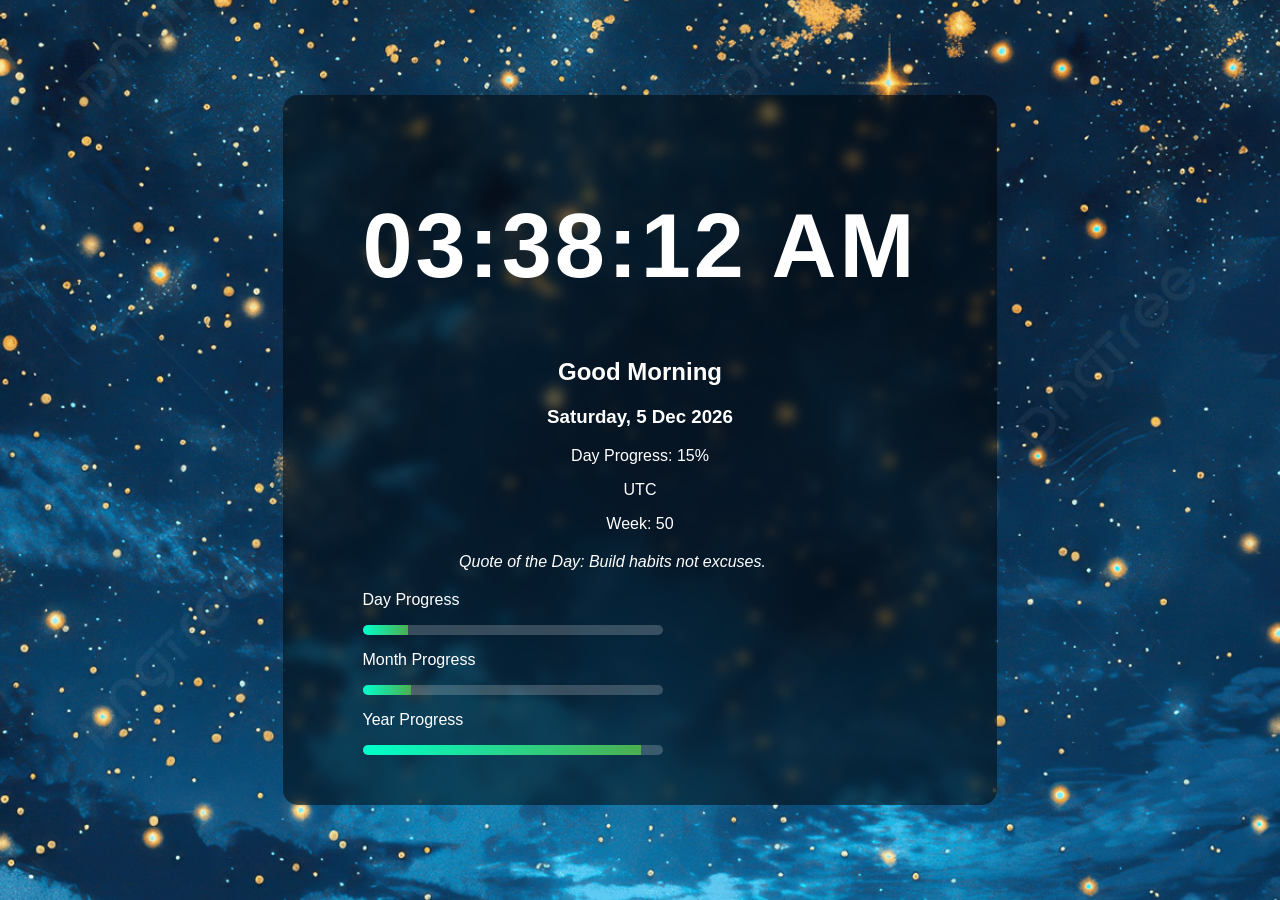
<file: my_first_project/index.html>
<!DOCTYPE html>
<html lang="en">
<head>
    <meta charset="UTF-8">
    <meta name="viewport" content="width=device-width, initial-scale=1.0">
    <title>Digital Clock</title>
    <link rel="stylesheet" href="style4.css">
</head>
<body>
    <div class="clock-container">
        <h1 id="clock">00:00:00</h1>
        <h2 id="greeting"></h2>
        <h3 id="date"></h3>
        <p id="progress"></p>
        <p id="zone"></p>
        <p id="week"></p>
        <p id="quote"></p>


        <div class="progress-section">

<p>Day Progress</p>
<div class="bar">
    <div id="dayBar" class="fill"></div>
</div>

<p>Month Progress</p>
<div class="bar">
    <div id="monthBar" class="fill"></div>
</div>

<p>Year Progress</p>
<div class="bar">
    <div id="yearBar" class="fill"></div>
</div>

</div>

    </div>
    
    <script src="script4.js"></script>
</body>
</html>
</file>
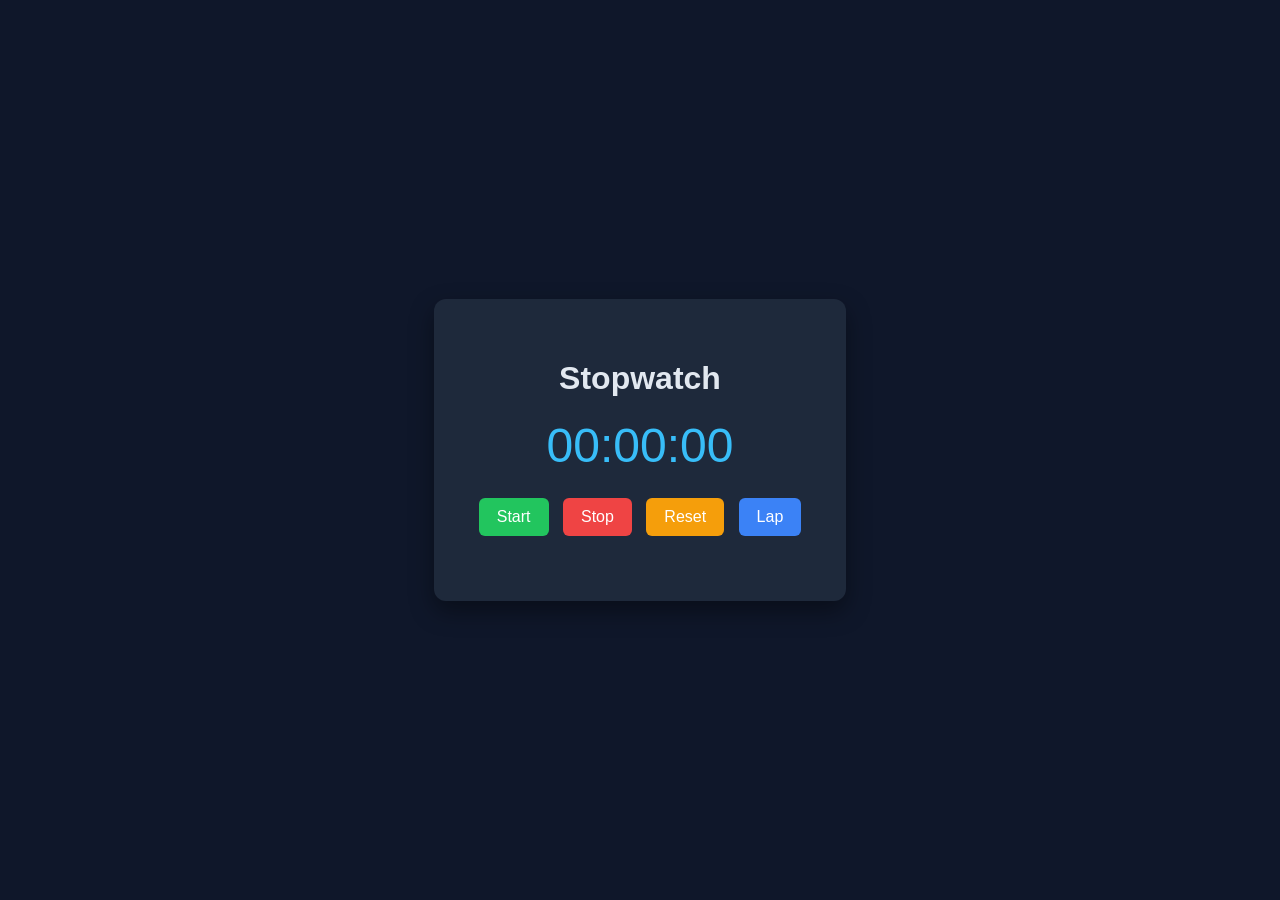
<file: stopwatch/index.html>
<!DOCTYPE html>
<html lang="en">
<head>
    <meta charset="UTF-8">
    <title>Modern Stopwatch</title>
    <link rel="stylesheet" href="style.css">
</head>
<body>

<div class="container">

    <h1>Stopwatch</h1>

    <div id="timer">00:00:00</div>

    <div class="buttons">
        <button id="start">Start</button>
        <button id="stop">Stop</button>
        <button id="reset">Reset</button>
        <button id="lap">Lap</button>
    </div>

    <ul id="laps"></ul>

</div>

<script src="script.js"></script>
</body>
</html>
</file>
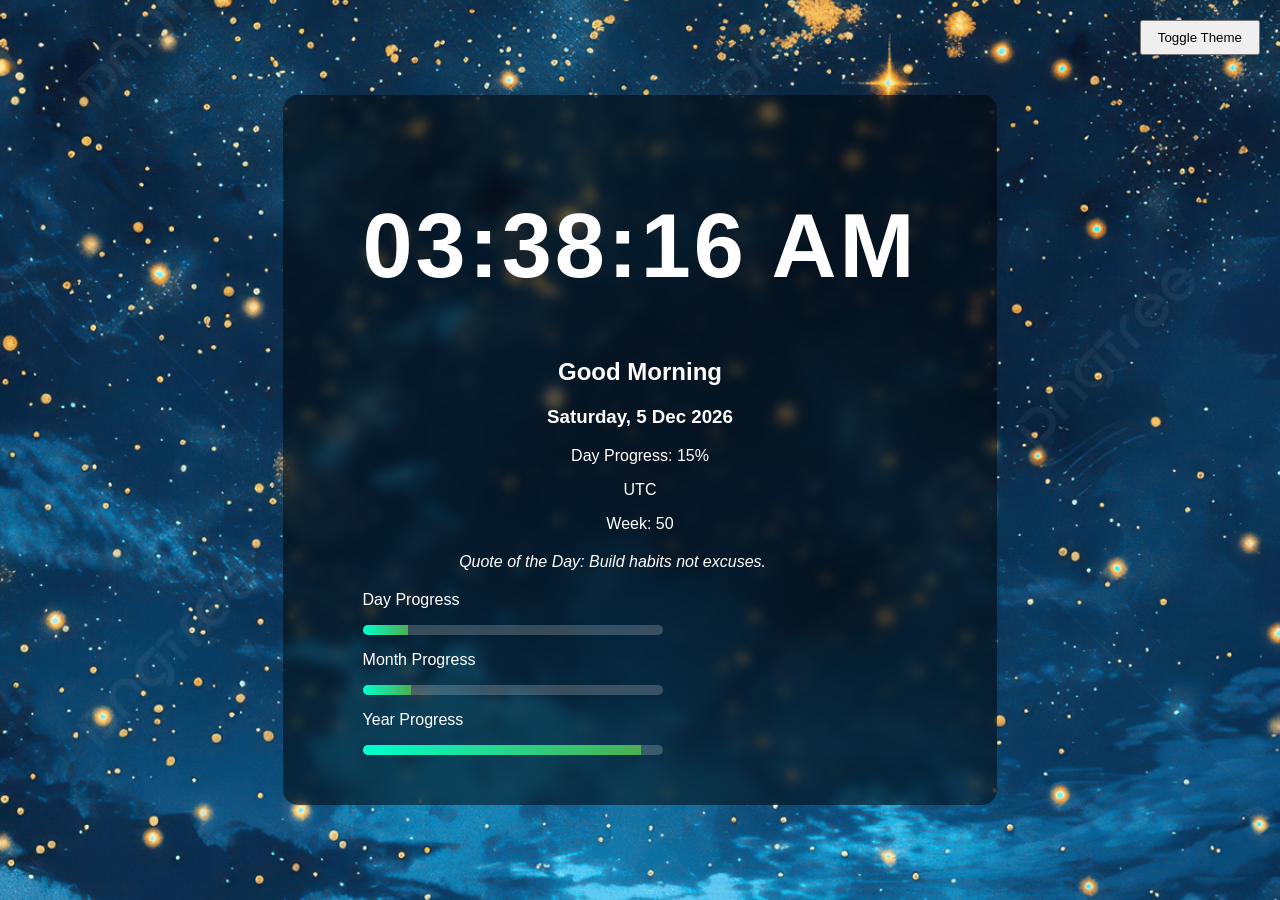
<file: my_first_project/index4.html>
<!DOCTYPE html>
<html lang="en">
<head>
<meta charset="UTF-8">
<meta name="viewport" content="width=device-width, initial-scale=1.0">
<title>Digital Clock Dashboard</title>

<link rel="stylesheet" href="style4.css">
</head>

<body>

<button onclick="toggleTheme()" class="theme-btn">Toggle Theme</button>

<div class="clock-container">

<h1 id="clock">00:00:00</h1>

<h2 id="greeting"></h2>

<h3 id="date"></h3>

<p id="progress"></p>

<p id="zone"></p>

<p id="week"></p>

<p id="quote"></p>

<div class="progress-section">

<p>Day Progress</p>
<div class="bar">
<div id="dayBar" class="fill"></div>
</div>

<p>Month Progress</p>
<div class="bar">
<div id="monthBar" class="fill"></div>
</div>

<p>Year Progress</p>
<div class="bar">
<div id="yearBar" class="fill"></div>
</div>

</div>
<div></div>

</div>

<script src="script4.js"></script>

</body>
</html>
</file>
<file: my_first_project/style4.css>
body{
margin:0;
height:100vh;

display:flex;
justify-content:center;
align-items:center;

font-family:Arial;

background-size:cover;
background-position:center;

color:white;
transition:background 1s;
}

.clock-container{

text-align:center;

background:rgba(0,0,0,0.5);

padding:40px 80px;

border-radius:15px;

backdrop-filter:blur(6px);

}

#clock{

font-size:90px;

letter-spacing:3px;

}

#quote{

margin-top:20px;

font-style:italic;

max-width:500px;

}

.progress-section{

margin-top:20px;

width:300px;

text-align:left;

}

.bar{

width:100%;

height:10px;

background:rgba(255,255,255,0.2);

border-radius:10px;

overflow:hidden;

margin-bottom:10px;

}

.fill{

height:100%;

width:0%;

background:linear-gradient(90deg,#00ffcc,#4caf50);

transition:width 1s ease;

}

.theme-btn{

position:absolute;

top:20px;

right:20px;

padding:8px 16px;

cursor:pointer;

}

.dark-mode{

background:black;

color:white;

}

.dark-mode .clock-container{

background:rgba(255,255,255,0.1);

}
</file>
<file: stopwatch/style.css>
body{
    background:#0f172a;
    font-family: Arial, sans-serif;
    display:flex;
    justify-content:center;
    align-items:center;
    height:100vh;
    margin:0;
}

.container{
    text-align:center;
    background:#1e293b;
    padding:40px;
    border-radius:12px;
    box-shadow:0 10px 25px rgba(0,0,0,0.4);
}

h1{
    color:#e2e8f0;
}

#timer{
    font-size:48px;
    color:#38bdf8;
    margin:20px 0;
}

.buttons button{
    padding:10px 18px;
    margin:5px;
    border:none;
    border-radius:6px;
    font-size:16px;
    cursor:pointer;
}

#start{
    background:#22c55e;
    color:white;
}

#stop{
    background:#ef4444;
    color:white;
}

#reset{
    background:#f59e0b;
    color:white;
}

#lap{
    background:#3b82f6;
    color:white;
}

.buttons button:hover{
    opacity:0.8;
}

#laps{
    margin-top:20px;
    list-style:none;
    padding:0;
    color:#e2e8f0;
}

#laps li{
    background:#334155;
    margin:5px;
    padding:8px;
    border-radius:5px;
}
</file>
